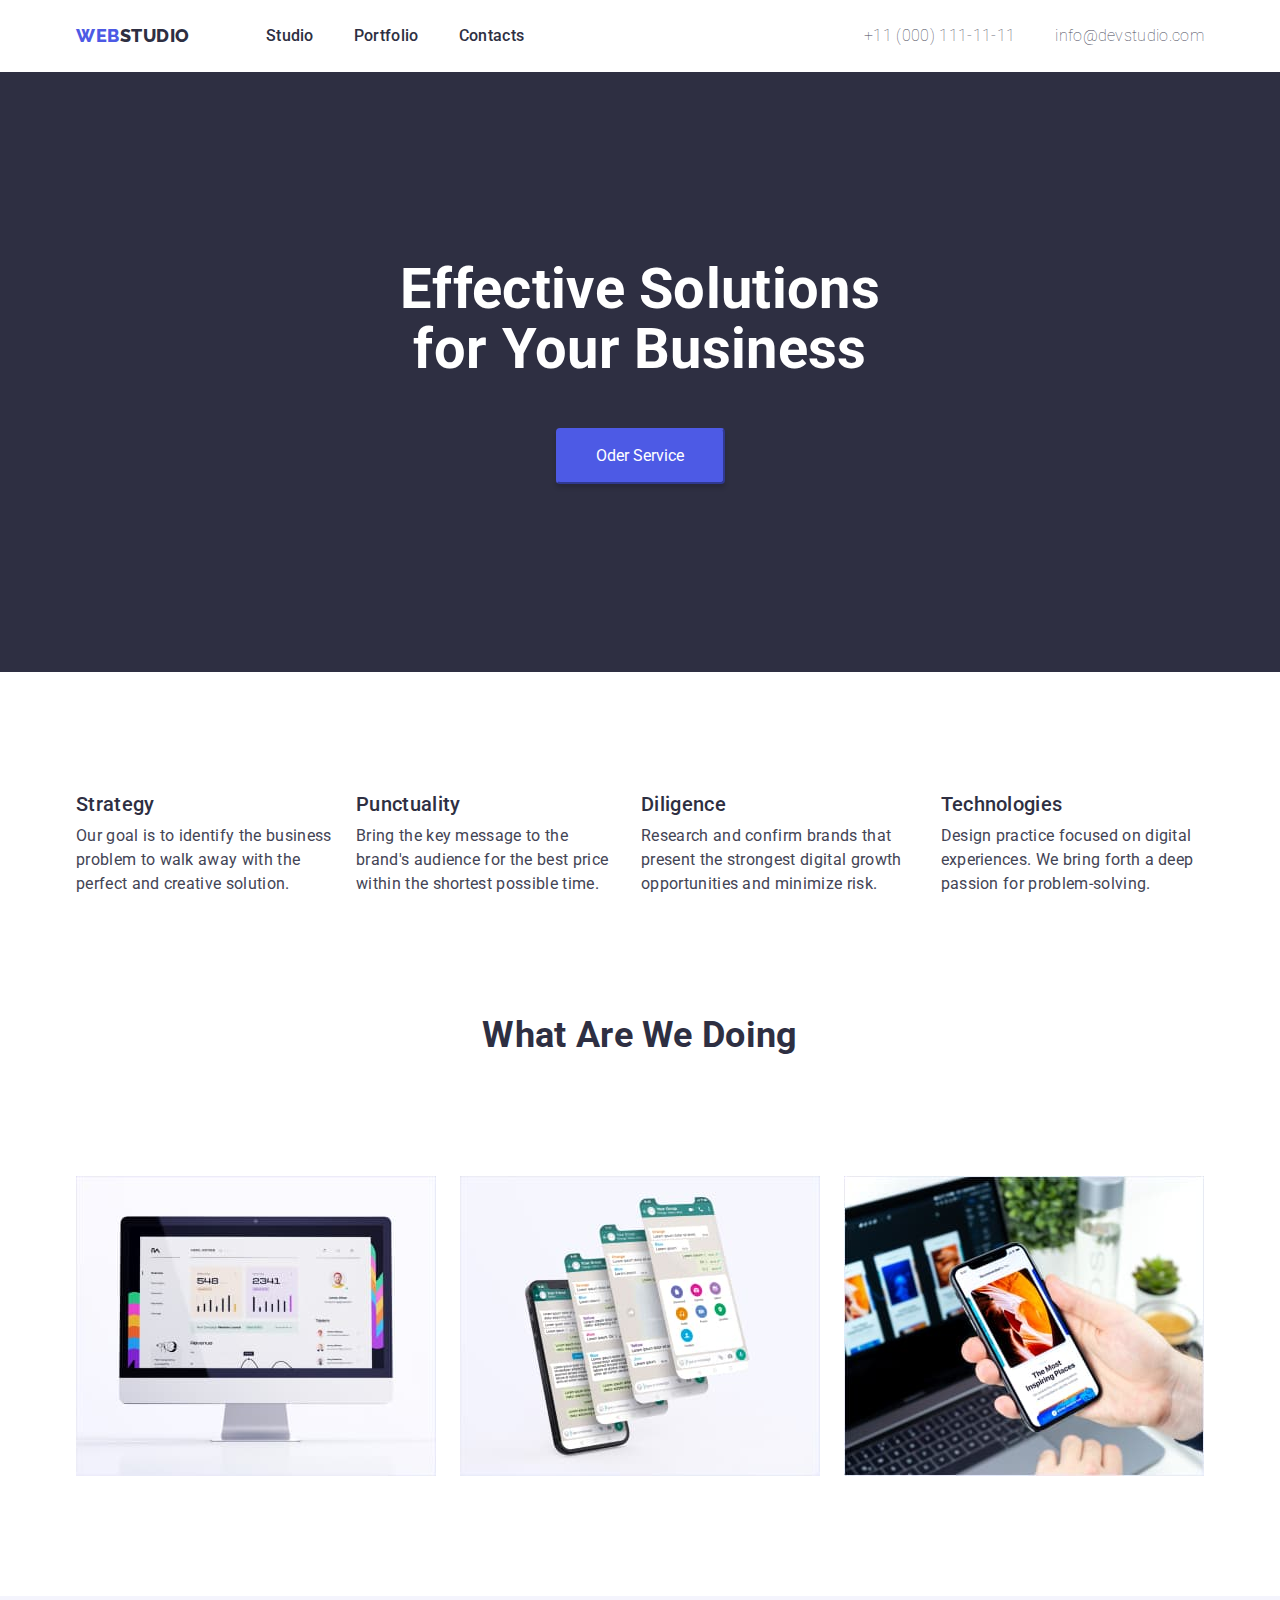
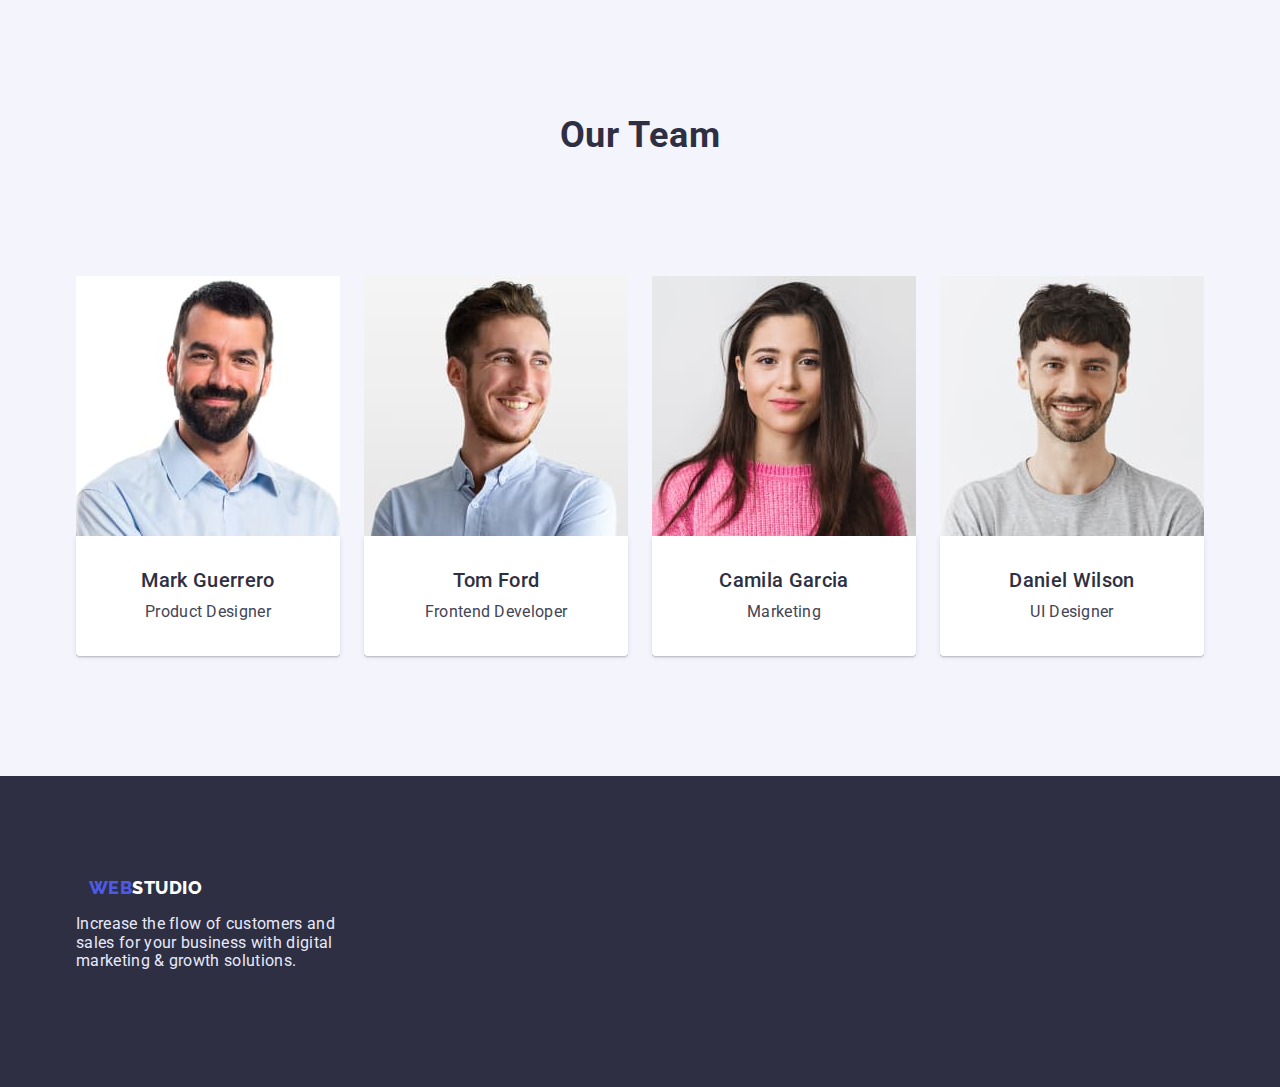
<file: index.html>
<!DOCTYPE html>
<html lang="en">
  <head>
    <meta charset="UTF-8" />
    <meta http-equiv="X-UA-Compatible" content="IE=edge" />
    <meta name="viewport" content="width=he, initial-scale=1.0" />
    <title>Web Studio</title>
    <link rel="preconnect" href="https://fonts.googleapis.com" />
    <link rel="preconnect" href="https://fonts.gstatic.com" crossorigin />
    <link
      href="https://fonts.googleapis.com/css2?family=Raleway:wght@800&family=Roboto:wght@400;500;700&display=swap"
      rel="stylesheet"
    />
    <link
      rel="stylesheet"
      href="https://cdnjs.cloudflare.com/ajax/libs/modern-normalize/1.1.0/modern-normalize.min.css"
    />
    <link rel="stylesheet" href="./css/styles.css" />
  </head>
  <body>
    <header class="page-header">
      <div class="conteiner header-nav">
        <nav class="navigation main-nav">
          <a class="logo" href="./index.html"
            ><span class="text-color">Web</span>Studio</a
          >

          <ul class="site-nav list">
            <li class="item"><a href="" class="link">Studio</a></li>
            <li class="item">
              <a href="./portfolio.html" class="link">Portfolio</a>
            </li>
            <li class="item"><a href="" class="link">Contacts</a></li>
          </ul>
        </nav>
        <address class="address">
          <ul class="address-nav list">
            <li class="item">
              <a class="address-link" href="tel:+110001111111"
                >+11 (000) 111-11-11</a
              >
            </li>
            <li class="item">
              <a class="address-link" href="mailto:info@devstudio.com"
                >info@devstudio.com</a
              >
            </li>
          </ul>
        </address>
      </div>
    </header>

    <main>
      <!-- hero -->
      <section class="hero">
        <div class="hero-style">
          <h1 class="hero-title">
            Effective Solutions <br />
            for Your Business
          </h1>
          <button type="button" class="btn">Oder Service</button>
        </div>
      </section>

      <section class="feauters">
        <div class="conteiner">
          <h2 class="section-title" hidden>Services</h2>

          <ul class="features-list list">
            <li class="item">
              <h3 class="title">Strategy</h3>
              <p class="text">
                Our goal is to identify the business problem to walk away with
                the perfect and creative solution.
              </p>
            </li>
            <li class="item">
              <h3 class="title">Punctuality</h3>
              <p class="text">
                Bring the key message to the brand's audience for the best price
                within the shortest possible time.
              </p>
            </li>
            <li class="item">
              <h3 class="title">Diligence</h3>
              <p class="text">
                Research and confirm brands that present the strongest digital
                growth opportunities and minimize risk.
              </p>
            </li>
            <li class="item">
              <h3 class="title">Technologies</h3>
              <p class="text">
                Design practice focused on digital experiences. We bring forth a
                deep passion for problem-solving.
              </p>
            </li>
          </ul>
        </div>
      </section>

      <section class="work">
        <div class="conteiner">
          <h2 class="work-title">What are we doing</h2>
          <ul class="work-list list">
            <li class="item">
              <img src="./images/rectanglea.jpg" alt="monitor" width="360" />
            </li>
            <li class="item">
              <img src="./images/rectangleb.jpg" alt="smartphone" width="360" />
            </li>
            <li class="item">
              <img
                src="./images/rectanglec.jpg"
                alt="smartphone in hand"
                width="360"
              />
            </li>
          </ul>
        </div>
      </section>

      <section class="team">
        <div class="conteiner">
          <h2 class="team-title">Our Team</h2>
          <ul class="team-list list">
            <li class="item">
              <img src="./images/designer1.jpg" alt="designer1" width="264" />
              <div class="card">
                <h3 class="title">Mark Guerrero</h3>
                <p class="text">Product Designer</p>
              </div>
            </li>

            <li class="item">
              <img src="./images/designer2.jpg" alt="designer2" width="264" />

              <div class="card">
                <h3 class="title">Tom Ford</h3>
                <p class="text">Frontend Developer</p>
              </div>
            </li>

            <li class="item">
              <img src="./images/designer3.jpg" alt="designer3" width="264" />
              <div class="card">
                <h3 class="title">Camila Garcia</h3>
                <p class="text">Marketing</p>
              </div>
            </li>

            <li class="item">
              <img src="./images/designer4.jpg" alt="designer4" width="264" />
              <div class="card">
                <h3 class="title">Daniel Wilson</h3>
                <p class="text">UI Designer</p>
              </div>
            </li>
          </ul>
        </div>
      </section>
    </main>

    <footer class="footer">
      <div class="conteiner footer-style">
        s
        <a class="logo" href="./index.html"
          ><span class="text-color">Web</span
          ><span class="foot">Studio</span></a
        >

        <p class="caption">
          Increase the flow of customers and sales for your business with
          digital marketing & growth solutions.
        </p>
      </div>
    </footer>
  </body>
</html>
</file>
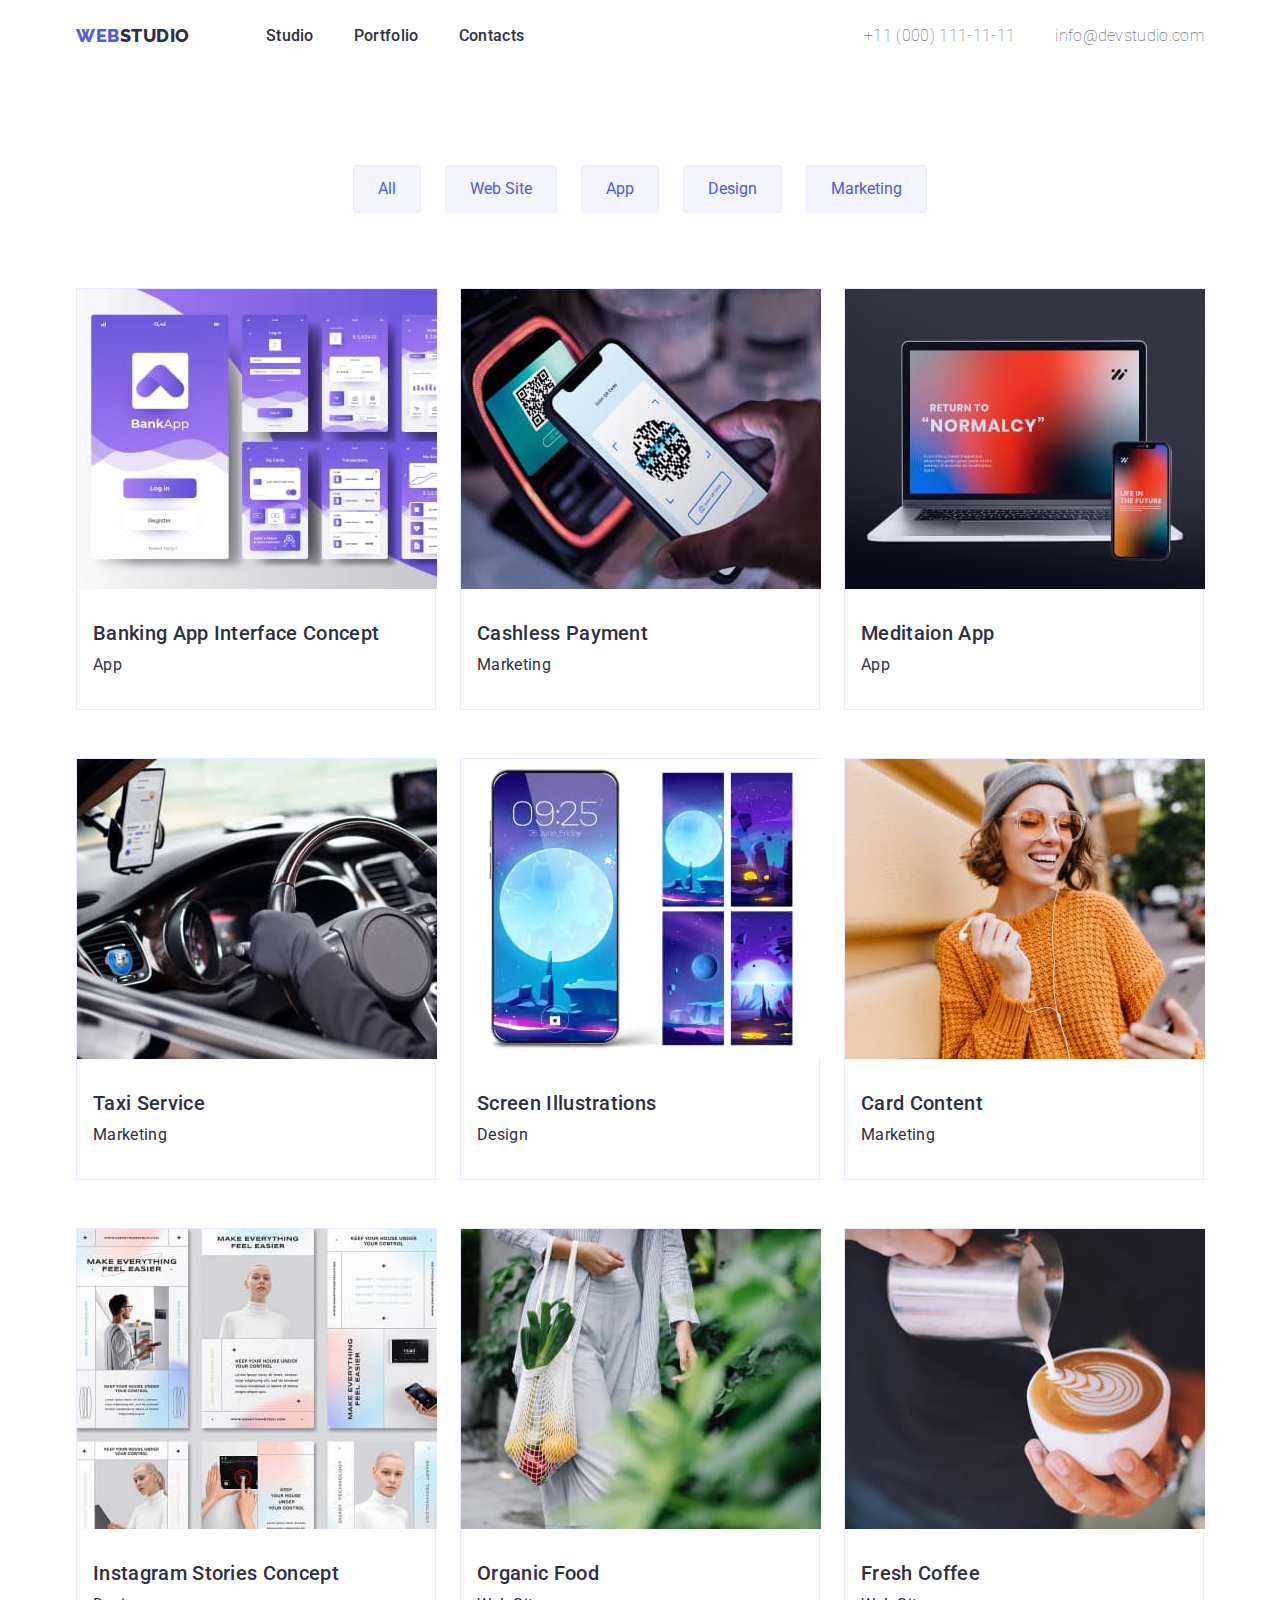
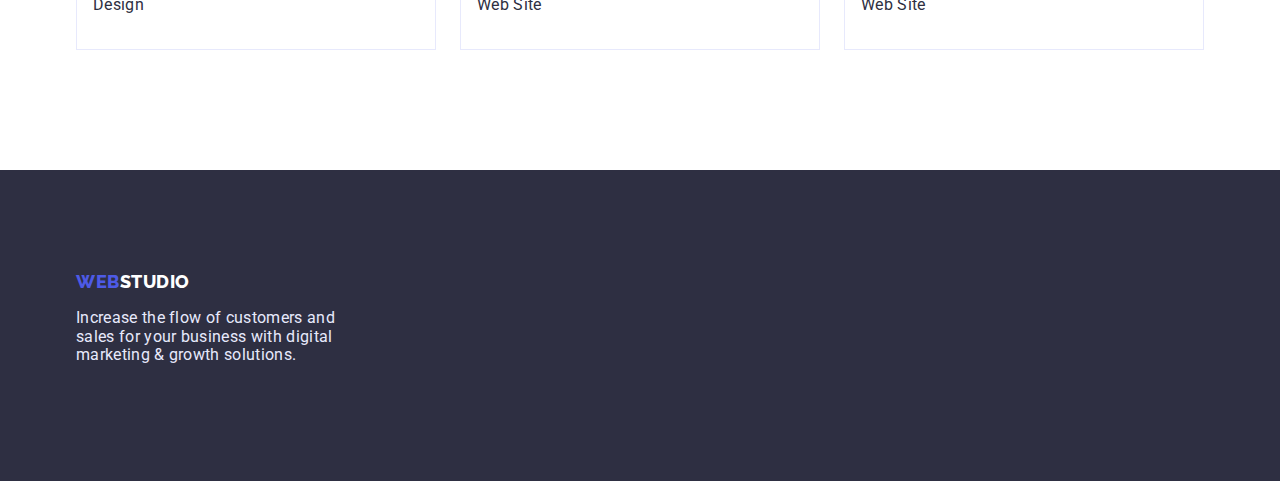
<file: portfolio.html>
<!DOCTYPE html>
<html lang="en">
  <head>
    <meta charset="UTF-8" />
    <meta http-equiv="X-UA-Compatible" content="IE=edge" />
    <meta name="viewport" content="width=device-width, initial-scale=1.0" />
    <title>Portfolio</title>
    <link rel="preconnect" href="https://fonts.googleapis.com" />
    <link rel="preconnect" href="https://fonts.gstatic.com" crossorigin />
    <link
      href="https://fonts.googleapis.com/css2?family=Raleway:wght@800&family=Roboto:wght@400;500;700&display=swap"
      rel="stylesheet"
    />
    <link
      rel="stylesheet"
      href="https://cdnjs.cloudflare.com/ajax/libs/modern-normalize/1.1.0/modern-normalize.min.css"
    />
    <link rel="stylesheet" href="./css/styles.css" />
  </head>
  <body>
    <header class="page-header">
      <div class="conteiner header-nav">
        <nav class="navigation main-nav">
          <a class="logo" href="./index.html"
            ><span class="text-color">Web</span>Studio</a
          >

          <ul class="site-nav list">
            <li class="item"><a href="./index.html" class="link">Studio</a></li>
            <li class="item">
              <a href="./portfolio.html" class="link">Portfolio</a>
            </li>
            <li class="item"><a href="" class="link">Contacts</a></li>
          </ul>
        </nav>
        <address class="address">
          <ul class="address-nav list">
            <li class="item">
              <a class="address-link" href="tel:+110001111111"
                >+11 (000) 111-11-11</a
              >
            </li>
            <li class="item">
              <a class="address-link" href="mailto:info@devstudio.com"
                >info@devstudio.com</a
              >
            </li>
          </ul>
        </address>
      </div>
    </header>

    <main>
      <section class="filter">
        <div class="conteiner">
          <ul class="filter-list list">
            <li class="items">
              <button type="button" class="item">All</button>
            </li>
            <li class="items">
              <button type="button" class="item">Web Site</button>
            </li>
            <li class="items">
              <button type="button" class="item">App</button>
            </li>
            <li class="items">
              <button type="button" class="item">Design</button>
            </li>
            <li class="items">
              <button type="button" class="item">Marketing</button>
            </li>
          </ul>
        </div>
        <div class="conteiner">
          <h1 class="works-title" hidden>My Works</h1>
          <ul class="works list">
            <li class="item">
              <img src="./images/card1.jpg" alt="BankApp" />
              <div class="my-work">
                <h2 class="title">Banking App Interface Concept</h2>
                <p class="text">App</p>
              </div>
            </li>
            <li class="item">
              <img src="./images/card2.jpg" alt="Smartphone" />
              <div class="my-work">
                <h2 class="title">Cashless Payment</h2>
                <p class="text">Marketing</p>
              </div>
            </li>
            <li class="item">
              <img src="./images/card3.jpg" alt="Notebook" />
              <div class="my-work">
                <h2 class="title">Meditaion App</h2>
                <p class="text">App</p>
              </div>
            </li>
            <li class="item">
              <img src="./images/card4.jpg" alt="Driver" />
              <div class="my-work">
                <h2 class="title">Taxi Service</h2>
                <p class="text">Marketing</p>
              </div>
            </li>
            <li class="item">
              <img src="./images/card5.jpg" alt="Wallap" />
              <div class="my-work">
                <h2 class="title">Screen Illustrations</h2>
                <p class="text">Design</p>
              </div>
            </li>

            <li class="item">
              <img src="./images/card6.jpg" alt="Girl" />
              <div class="my-work">
                <h2 class="title">Card Content</h2>
                <p class="text">Marketing</p>
              </div>
            </li>
            <li class="item">
              <img src="./images/card7.jpg" alt="Instagram stories" />
              <div class="my-work">
                <h2 class="title">Instagram Stories Concept</h2>
                <p class="text">Design</p>
              </div>
            </li>
            <li class="item">
              <img src="./images/card8.jpg" alt="Food" />
              <div class="my-work">
                <h2 class="title">Organic Food</h2>
                <p class="text">Web Site</p>
              </div>
            </li>
            <li class="item">
              <img src="./images/card9.jpg" alt="Coffe" />
              <div class="my-work">
                <h2 class="title">Fresh Coffee</h2>
                <p class="text">Web Site</p>
              </div>
            </li>
          </ul>
        </div>
      </section>
    </main>
    <footer class="footer">
      <div class="conteiner footer-style">
        <a class="logo" href="./index.html"
          ><span class="text-color">Web</span
          ><span class="foot">Studio</span></a
        >

        <p class="caption">
          Increase the flow of customers and sales for your business with
          digital marketing & growth solutions.
        </p>
      </div>
    </footer>
  </body>
</html>
</file>
<file: css/styles.css>
:root {
  --prymary-text-color: #2e2f42;
  --secondary-text-color: #434455;
  --prymary-bg-color: #ffffff;
  --secondary-bg-color: #f4f4fd;

  /* основний колір тексту  #2E2F42 */
  /* другорядний колір тексту #434455 */
  /*основний колір фону #FFFFFF */
  /* акцент #E7E9FC */
  /* другорядний колір фону #F4F4FD */
}

body {
  font-family: "Roboto", sans-serif;
  color: #2e2f42;
  letter-spacing: 0.02em;
}

h1,
h2,
h3,
p {
  margin-top: 0;
  margin-bottom: 0;
}

ul {
  margin-top: 0;
  margin-bottom: 0;
  padding-left: 0;
}

img {
  display: block;
}

.list {
  list-style: none;
}

.btn {
  padding: 16px 32px;
  width: 169px;
  height: 56px;
  background: #4d5ae5;
  box-shadow: 0px 4px 4px rgba(0, 0, 0, 0.15);
  border-radius: 4px;
  border-color: #4d5ae5;
  color: var(--prymary-bg-color);
}

.btn:hover,
.btn:focus {
  background-color: #404bbf;
  cursor: pointer;
}

/* ----------HEADER-------------- */

.conteiner {
  margin-left: auto;
  margin-right: auto;
  width: 1158px;
  padding-right: 15px;
  padding-left: 15px;
}

.header-nav {
  display: flex;
  align-items: center;
  height: 72px;
}

.main-nav {
  display: flex;
  align-items: center;
}

.site-nav {
  display: flex;
}

.site-nav .item:not(:last-child) {
  margin-right: 40px;
}

.logo {
  margin-right: 76px;
}

.navigation .logo {
  color: var(--prymary-text-color);

  font-family: "Raleway";

  font-weight: 800;
  font-size: 18px;
  line-height: 1.3;
  letter-spacing: 0.03em;
  text-transform: uppercase;
  text-decoration: none;
}

.navigation .logo .text-color {
  color: #4d5ae5;

  font-weight: 800;
  font-size: 18px;
  line-height: 1.3;
  letter-spacing: 0.03em;
  text-transform: uppercase;
}

.address {
  margin-left: auto;
}

.address-nav {
  display: flex;
}

.address-nav .item:not(:last-child) {
  margin-right: 40px;
}

.address-nav .address-link {
  color: var(--secondary-text-color);

  font-style: normal;
  font-weight: 40;
  font-size: 16px;
  line-height: 1.5;
  text-decoration: none;
}

.address-link:hover,
.address-link:focus {
  color: #404bbf;
}

.site-nav .link {
  display: inline-block;
  padding-top: 24px;
  padding-bottom: 24px;

  color: var(--prymary-text-color);

  font-weight: 500;
  font-size: 16px;
  line-height: 1.3;
  text-decoration: none;
}

.site-nav .link:hover,
.site-nav .link:focus {
  color: #4d5ae5;
}

/* -------------------HERO------------------ */

.hero-style {
  margin-left: auto;
  margin-right: auto;
  width: 1158px;
  padding-right: 15px;
  padding-left: 15px;
  text-align: center;
}

.hero {
  background-color: #2e2f42;
  padding-top: 188px;
  padding-bottom: 188px;
  margin-right: auto;
}

.hero-title {
  color: var(--prymary-bg-color);
  font-weight: 700;
  font-style: normal;
  font-size: 56px;
  line-height: 1.07;
  text-align: center;
  margin-bottom: 48px;
}

/* -------------FEAUTERS--------------- */

.feauters {
  margin-top: 120px;
}

.features-list {
  display: flex;
}

.features-list .item:not(:last-child) {
  margin-right: 24px;
}

.features-list .title {
  color: var(--prymary-text-color);

  font-weight: 500;
  font-size: 20px;
  line-height: 1.2;
}

.features-list .text {
  color: var(--secondary-text-color);

  font-weight: 400;
  font-size: 16px;
  line-height: 1.5;

  margin-top: 8px;
}

/* ------------WORK-------------- */

.work {
  margin-bottom: 120px;
}

.work-title {
  color: var(--prymary-text-color);

  font-weight: 700;
  font-size: 36px;
  line-height: 1.11;
  text-align: center;
  text-transform: capitalize;

  margin-top: 120px;
}

.work-list {
  display: flex;
  flex-wrap: wrap;
  margin-top: 120px;
}

.work-list .item:not(:last-child) {
  margin-right: 24px;
}

/* ----------TEAM-------------- */

.team {
  padding-top: 120px;
  padding-bottom: 120px;
  background-color: var(--secondary-bg-color);
}

.team-title {
  margin-bottom: 120px;

  font-weight: 700;
  font-size: 36px;
  line-height: 1.11;

  text-align: center;
  letter-spacing: 0.02em;
  text-transform: capitalize;
}

.team .title {
  margin-bottom: 8px;
}

.team-list {
  display: flex;
}

.team-list .item {
  text-align: center;
}

.team-list .item:not(:last-child) {
  margin-right: 24px;
}

.team-list .title {
  color: var(--prymary-text-color);

  font-weight: 500;
  font-size: 20px;
  line-height: 1.2;
}

.team-list .text {
  color: var(--secondary-text-color);

  font-weight: 400;
  font-size: 16px;
  line-height: 1.5;
}

.card {
  padding-top: 32px;
  padding-bottom: 32px;
  padding-left: 16px;
  padding-right: 16px;
  background-color: var(--prymary-bg-color);

  box-shadow: 0px 1px 6px rgba(46, 47, 66, 0.08),
    0px 1px 1px rgba(46, 47, 66, 0.16), 0px 2px 1px rgba(46, 47, 66, 0.08);
  border-radius: 0px 0px 4px 4px;
}

/* ------------FOOTER----------- */
.foot {
  color: #ffffff;
}

.footer {
  padding-top: 100px;
  padding-bottom: 100px;

  background-color: var(--prymary-text-color);
}

.footer .logo {
  color: var(--prymary-text-color);

  font-family: "Raleway";
  font-weight: 800;
  font-size: 18px;
  line-height: 1.3;
  letter-spacing: 0.03em;
  text-transform: uppercase;
  text-decoration: none;
}

.footer .text-color {
  color: #4d5ae5;

  font-weight: 800;
  font-size: 18px;
  line-height: 1.3;
  letter-spacing: 0.03em;
  text-transform: uppercase;
}

.footer-style {
  padding-left: 15px;
}

.caption {
  color: #e7e9fc;
  margin-top: 16px;
  width: 264px;
  height: 72px;
}

/* ----------PAGE PORTFOLIO-----------*/

.my-work {
  padding-top: 32px;
  padding-bottom: 32px;
  padding-left: 16px;
}

.works .title {
  padding-bottom: 8px;

  font-weight: 500;
  font-size: 20px;
  line-height: 1.2;
}

.works .text {
  font-weight: 400;
  font-size: 16px;
  line-height: 1.5;
}

.works {
  display: flex;
  flex-wrap: wrap;
}

.works .item {
  width: 360px;
  border: 1px solid #e7e9fc;
  flex-basis: calc(100% / 3 - 24px);
}

.works .item:nth-child(-n + 6) {
  margin-bottom: 48px;
}

.works .item:nth-child(1) {
  margin-right: 24px;
}
.works .item:nth-child(2) {
  margin-right: 24px;
}

.works .item:nth-child(4) {
  margin-right: 24px;
}

.works .item:nth-child(5) {
  margin-right: 24px;
}

.works .item:nth-child(7) {
  margin-right: 24px;
}

.works .item:nth-child(8) {
  margin-right: 24px;
}

.filter {
  padding-top: 93px;
  padding-bottom: 120px;
}

.filter-list .item:hover,
.filter-list .item:focus {
  background-color: #404bbf;
  color: var(--prymary-bg-color);
  cursor: pointer;
}

.filter-list {
  padding-bottom: 75px;
  display: flex;
  justify-content: center;
}

.filter-list > .items:not(:last-child) {
  margin-right: 24px;
}

.filter-list .item {
  padding: 12px 24px;
  height: 48px;

  color: #4d5ae5;
  background: #f4f4fd;
  border: 1px solid #e7e9fc;
  border-radius: 4px;
}
</file>
